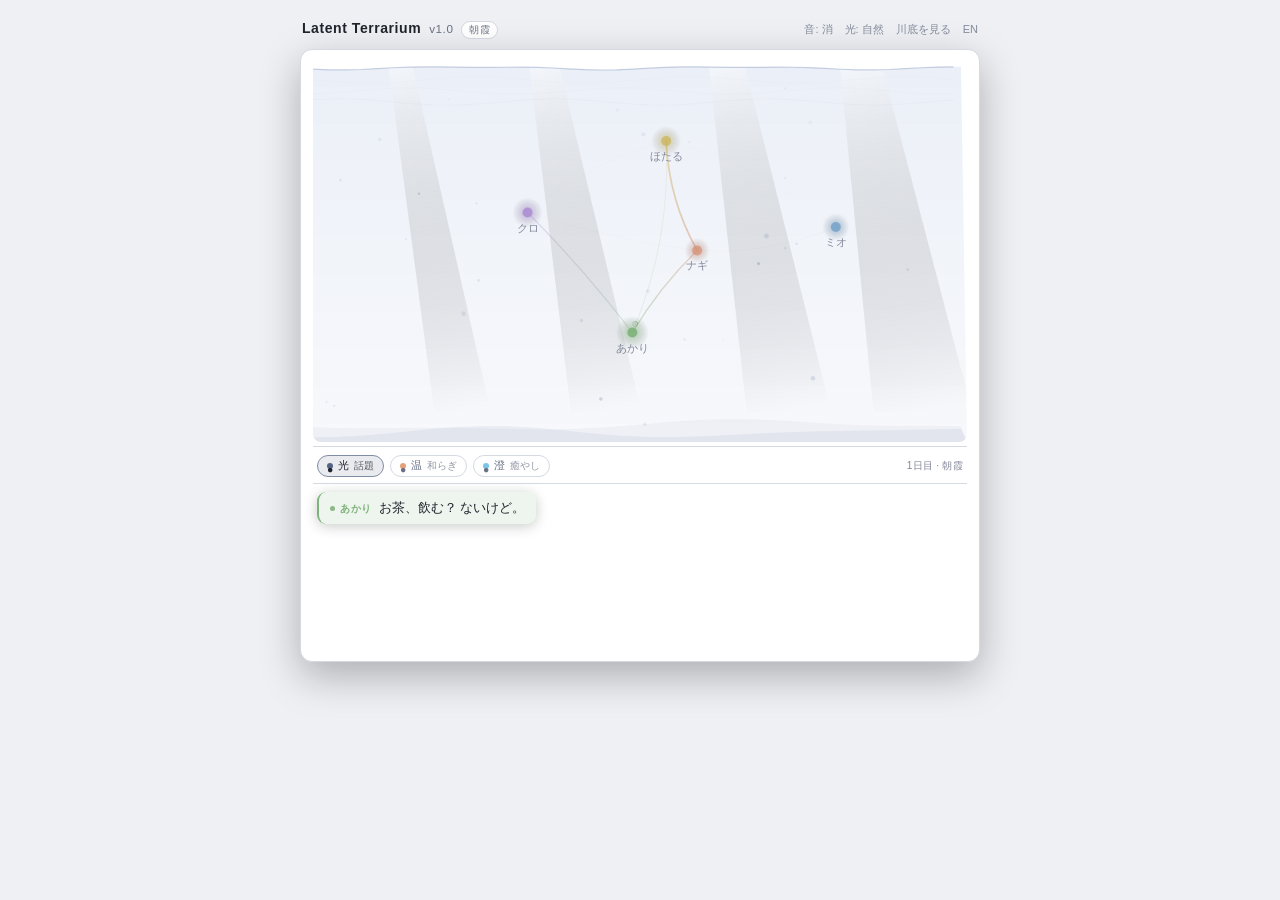
<file: index.html>
<!DOCTYPE html>
<!--
  Latent Terrarium v1.0
  Copyright (c) 2026 Project GHOST-EDGE / Latent Terrarium Contributors
  Licensed under the MIT License:
  コードの閲覧・改変・再配布は自由です（著作権表示と本許諾表示を残してください）。
  無保証（AS IS）で提供されます。外部通信・生成AI APIは一切使用しません。
-->
<html lang="ja">
<head>
<meta charset="UTF-8">
<meta name="viewport" content="width=device-width, initial-scale=1, viewport-fit=cover">
<meta name="theme-color" content="#101114">
<meta name="apple-mobile-web-app-capable" content="yes">
<meta name="mobile-web-app-capable" content="yes">
<meta name="apple-mobile-web-app-status-bar-style" content="black-translucent">
<meta name="apple-mobile-web-app-title" content="Terrarium">
<meta name="description" content="外部通信や生成AIを一切使わず、ブラウザの中だけで5人の関係性がゆっくり沈殿していく、小さな言葉のアクアリウム。">
<meta property="og:title" content="Latent Terrarium">
<meta property="og:description" content="外部通信・生成AIなし。ブラウザの中だけで5人の関係性がゆっくり沈殿していく、小さな「言葉のアクアリウム」。">
<meta property="og:type" content="website">
<meta property="og:url" content="https://33kasp33-cpu.github.io/latent-terrarium/">
<meta property="og:image" content="https://33kasp33-cpu.github.io/latent-terrarium/ogp.png">
<meta property="og:image:width" content="1200">
<meta property="og:image:height" content="630">
<meta name="twitter:card" content="summary_large_image">
<meta name="twitter:title" content="Latent Terrarium">
<meta name="twitter:description" content="5人の関係性がゆっくり沈殿していく、小さな「言葉のアクアリウム」（外部通信・AIなし／ブラウザ完結）。">
<meta name="twitter:image" content="https://33kasp33-cpu.github.io/latent-terrarium/ogp.png">
<link rel="manifest" href="./manifest.json">
<link rel="icon" href="./icon.svg" type="image/svg+xml">
<link rel="alternate" hreflang="ja" href="https://33kasp33-cpu.github.io/latent-terrarium/">
<link rel="alternate" hreflang="en" href="https://33kasp33-cpu.github.io/latent-terrarium/en/">
<link rel="stylesheet" href="./terrarium.css">
<title>Latent Terrarium v1.0</title>
</head>
<body>
<main>
  <header>
    <div class="title-wrap">
      <h1>Latent Terrarium<small>v1.0</small></h1>
      <span class="lit-badge" id="litBadge" title="現在の水中の光">宵闇</span>
    </div>
    <div class="links">
      <span id="bSnd" role="button" tabindex="0" title="水音と共鳴音の切り替え">音: 消</span>
      <span id="bLit" role="button" tabindex="0" title="照明モードの切り替え">光: 自然</span>
      <span id="bX" role="button" tabindex="0">川底を見る</span>
      <a href="./en/" title="English version">EN</a>
    </div>
  </header>
  <div class="inapp-note hidden" id="inappNote">
    <span>アプリ内ブラウザでは記録が消えやすいため、長く育てる場合は「Safari / Chromeで開く」がおすすめです（川底から記録の書き出し・引き継ぎもできます）</span>
    <button type="button" id="bInappClose" aria-label="閉じる">×</button>
  </div>
  <div class="terrarium">
    <canvas id="cv" title="水面に触れると、小さな粒が落ちてしばらく漂います（長押しで温かな粒）"></canvas>
    <div class="drop-bar" id="dropBar">
      <div class="drop-pills" role="group" aria-label="雫の種類">
        <button type="button" class="pill active" data-drop="topic" id="dTopic" title="話題の粒を落とす"><i>●</i>光 <span>話題</span></button>
        <button type="button" class="pill" data-drop="warm" id="dWarm" title="和らぎの粒を落とす（長押しでも可）"><i>●</i>温 <span>和らぎ</span></button>
        <button type="button" class="pill" data-drop="clear" id="dClear" title="癒やしの粒を落とす"><i>●</i>澄 <span>癒やし</span></button>
      </div>
      <div class="tank-status" id="tankStatus">1日目 · 静か</div>
    </div>
    <div class="feed" id="feed"></div>
  </div>
  <div class="xray hidden" id="xray">
    <div id="rows"></div>
    <div class="grid" id="grid"></div>
    <div id="mems"></div>
    <div id="echoes"></div>
    <div id="meta"></div>
    <div class="tools">
      <button id="bExp" class="hidden">記録を書き出す</button>
      <button id="bImp">記録を読み込む</button>
      <button id="bRst" class="warn">水を入れ替える</button>
      <button id="bD1" class="hidden">+3時間</button>
      <button id="bD2" class="hidden">+1日</button>
      <input type="file" id="fImp" accept="application/json,.json,.txt" class="hidden">
    </div>
  </div>
</main>
<script src="./lang-ja.js"></script>
<script src="./terrarium.js"></script>
</body>
</html>
</file>
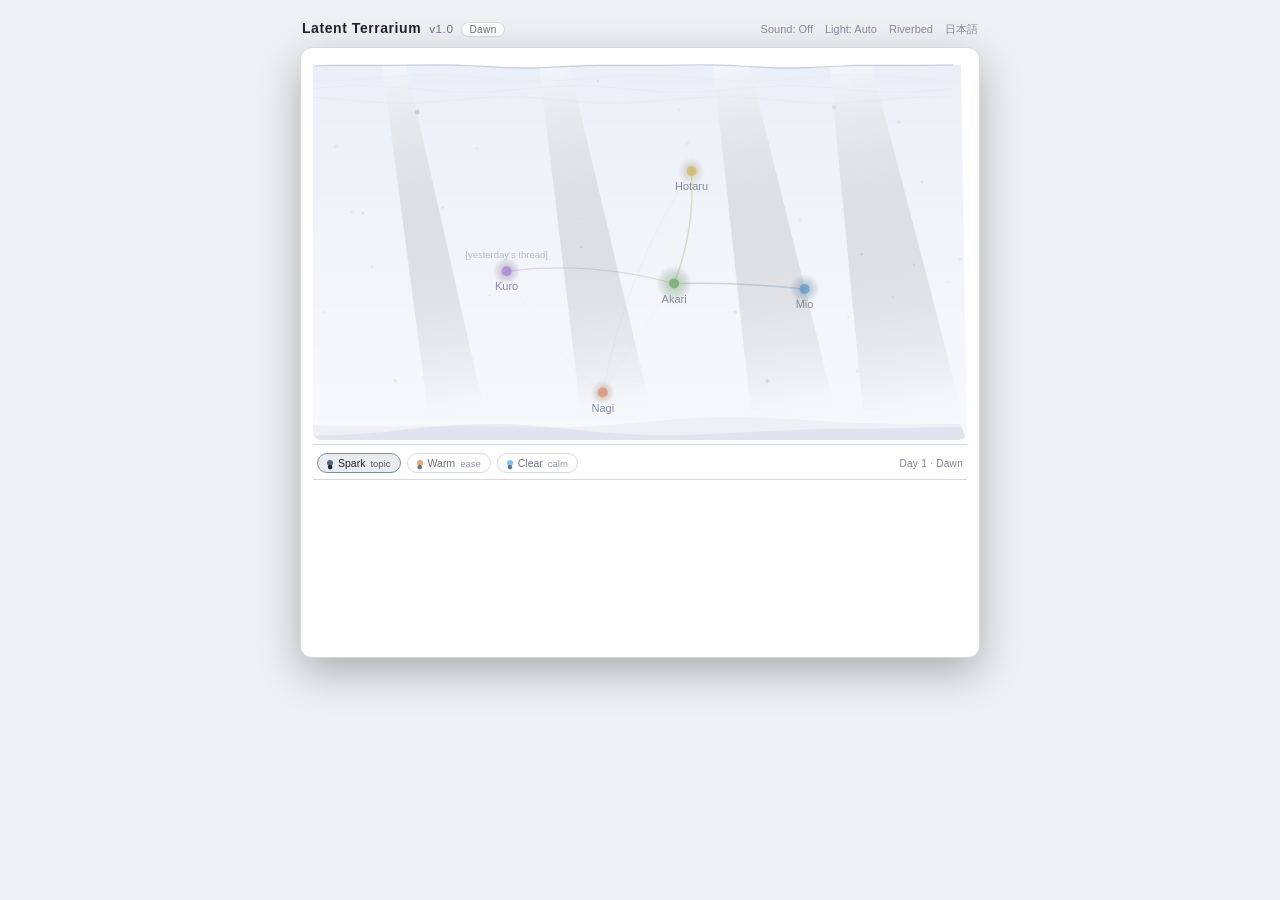
<file: en/index.html>
<!DOCTYPE html>
<!--
  Latent Terrarium v1.0 (English Edition)
  Copyright (c) 2026 Project GHOST-EDGE / Latent Terrarium Contributors
  Licensed under the MIT License.
  Zero external telemetry or generative AI APIs are used; everything runs locally in your browser.
-->
<html lang="en">
<head>
<meta charset="UTF-8">
<meta name="viewport" content="width=device-width, initial-scale=1, viewport-fit=cover">
<meta name="theme-color" content="#101114">
<meta name="apple-mobile-web-app-capable" content="yes">
<meta name="mobile-web-app-capable" content="yes">
<meta name="apple-mobile-web-app-status-bar-style" content="black-translucent">
<meta name="apple-mobile-web-app-title" content="Terrarium">
<meta name="description" content="No external servers. No generative AI. A quiet pocket aquarium where five lives drift and settle their relationships inside your browser.">
<meta property="og:title" content="Latent Terrarium">
<meta property="og:description" content="No external servers, no generative AI. A tiny pocket aquarium where five lives drift and slowly settle inside your browser.">
<meta property="og:type" content="website">
<meta property="og:url" content="https://33kasp33-cpu.github.io/latent-terrarium/en/">
<meta property="og:image" content="https://33kasp33-cpu.github.io/latent-terrarium/en/ogp.png">
<meta property="og:image:width" content="1200">
<meta property="og:image:height" content="630">
<meta name="twitter:card" content="summary_large_image">
<meta name="twitter:title" content="Latent Terrarium">
<meta name="twitter:description" content="A quiet pocket aquarium where five lives drift and settle inside your browser (no external AI, 100% local).">
<meta name="twitter:image" content="https://33kasp33-cpu.github.io/latent-terrarium/en/ogp.png">
<link rel="manifest" href="./manifest.json">
<link rel="icon" href="../icon.svg" type="image/svg+xml">
<link rel="alternate" hreflang="ja" href="https://33kasp33-cpu.github.io/latent-terrarium/">
<link rel="alternate" hreflang="en" href="https://33kasp33-cpu.github.io/latent-terrarium/en/">
<link rel="stylesheet" href="../terrarium.css">
<title>Latent Terrarium v1.0</title>
</head>
<body>
<main>
  <header>
    <div class="title-wrap">
      <h1>Latent Terrarium<small>v1.0</small></h1>
      <span class="lit-badge" id="litBadge" title="Current underwater light">Night</span>
    </div>
    <div class="links">
      <span id="bSnd" role="button" tabindex="0" title="Toggle water ambience &amp; chimes">Sound: Off</span>
      <span id="bLit" role="button" tabindex="0" title="Cycle underwater lighting">Light: Auto</span>
      <span id="bX" role="button" tabindex="0">Riverbed</span>
      <a href="../" title="Japanese version">日本語</a>
    </div>
  </header>
  <div class="inapp-note hidden" id="inappNote">
    <span>In-app browsers may clear local storage. To keep your terrarium long-term, choose "Open in Safari / Chrome" (you can also export &amp; transfer saves under Riverbed).</span>
    <button type="button" id="bInappClose" aria-label="Close">×</button>
  </div>
  <div class="terrarium">
    <canvas id="cv" title="Touch the water to drop a luminous mote (press &amp; hold for a warm mote)"></canvas>
    <div class="drop-bar" id="dropBar">
      <div class="drop-pills" role="group" aria-label="Drop types">
        <button type="button" class="pill active" data-drop="topic" id="dTopic" title="Drop a topic mote to stir conversation"><i>●</i>Spark <span>topic</span></button>
        <button type="button" class="pill" data-drop="warm" id="dWarm" title="Drop a warm mote to gently ease tension (or press &amp; hold)"><i>●</i>Warm <span>ease</span></button>
        <button type="button" class="pill" data-drop="clear" id="dClear" title="Drop a clear mote to soothe fatigue"><i>●</i>Clear <span>calm</span></button>
      </div>
      <div class="tank-status" id="tankStatus">Day 1 · Night</div>
    </div>
    <div class="feed" id="feed"></div>
  </div>
  <div class="xray hidden" id="xray">
    <div id="rows"></div>
    <div class="grid" id="grid"></div>
    <div id="mems"></div>
    <div id="echoes"></div>
    <div id="meta"></div>
    <div class="tools">
      <button id="bExp" class="hidden">Export Save</button>
      <button id="bImp">Import Save</button>
      <button id="bRst" class="warn">Drain &amp; Renew Water</button>
      <button id="bD1" class="hidden">+3 Hours</button>
      <button id="bD2" class="hidden">+1 Day</button>
      <input type="file" id="fImp" accept="application/json,.json,.txt" class="hidden">
    </div>
  </div>
</main>
<script src="../lang-en.js"></script>
<script src="../terrarium.js"></script>
</body>
</html>
</file>
<file: terrarium.css>
:root{--bg:#101114;--panel:#181a20;--text:#dce0e8;--sub:#8089a0;--edge:#282c37;--btn:#20232b;--glass:rgba(255,255,255,.055);box-sizing:border-box;padding-top:env(safe-area-inset-top,0px);padding-bottom:env(safe-area-inset-bottom,0px);color-scheme:dark}
@media (prefers-color-scheme:light){:root:not([data-theme="dark"]){--bg:#eef0f4;--panel:#fff;--text:#20242c;--sub:#6a7185;--edge:#d5d9e2;--btn:#e6e9f0;--glass:rgba(255,255,255,.7);color-scheme:light}}
html,body{margin:0}
body{background:var(--bg);color:var(--text);font-family:-apple-system,BlinkMacSystemFont,"Segoe UI",Roboto,"Hiragino Sans",sans-serif;padding:16px;display:flex;flex-direction:column;align-items:center;user-select:none;transition:background-color .6s ease,color .4s ease}
main{width:min(100%,680px)}
header{display:flex;justify-content:space-between;align-items:baseline;flex-wrap:wrap;gap:8px;margin:4px 2px 10px}
.title-wrap{display:flex;align-items:baseline;gap:8px}
h1{font-size:14px;font-weight:600;margin:0;letter-spacing:.04em}
h1 small{color:var(--sub);font-weight:400;margin-left:8px}
.lit-badge{font-size:10px;color:var(--sub);border:1px solid var(--edge);background:var(--panel);padding:1px 7px;border-radius:999px;letter-spacing:.04em}
.links{display:flex;gap:12px;font-size:11px;color:var(--sub);flex-wrap:wrap;align-items:baseline}
.links span,.links a{color:inherit;text-decoration:none;cursor:pointer;opacity:.78;transition:opacity .2s,color .2s}
.links span:hover,.links span:focus-visible,.links a:hover,.links a:focus-visible{opacity:1;text-decoration:underline;outline:none}
.links span.on{color:var(--text);opacity:1}
.terrarium{position:relative;background:var(--panel);border:1px solid var(--edge);border-radius:12px;padding:12px;box-shadow:0 14px 40px rgba(0,0,0,.28),inset 0 1px 0 var(--glass);overflow:hidden;transition:background-color .6s ease,border-color .5s ease,box-shadow .6s ease}
canvas{display:block;width:100%;height:380px;cursor:crosshair;touch-action:manipulation;border-radius:8px}
@media (max-width:520px){canvas{height:330px}}
.drop-bar{display:flex;justify-content:space-between;align-items:center;flex-wrap:wrap;gap:6px;padding:8px 4px 6px;border-top:1px solid var(--edge);margin-top:4px}
.drop-pills{display:flex;gap:6px;flex-wrap:wrap}
.pill{display:inline-flex;align-items:center;gap:5px;background:transparent;color:var(--sub);border:1px solid var(--edge);border-radius:999px;padding:3px 9px;font-size:10.5px;cursor:pointer;transition:background-color .25s,border-color .25s,color .25s,transform .15s}
.pill:hover{color:var(--text);border-color:color-mix(in srgb,var(--sub) 55%,var(--edge))}
.pill:active{transform:scale(.96)}
.pill i{display:inline-block;width:6px;height:6px;border-radius:50%;font-style:normal;background:var(--dc)}
.pill span{opacity:.72;font-size:9.5px}
.pill[data-drop="topic"]{--dc:#dce0e8}
.pill[data-drop="warm"]{--dc:#e5a27a}
.pill[data-drop="clear"]{--dc:#7bc6e8}
@media (prefers-color-scheme:light){.pill[data-drop="topic"]{--dc:#546482}}
.pill.active{color:var(--text);border-color:color-mix(in srgb,var(--dc) 65%,var(--edge));background:color-mix(in srgb,var(--dc) 13%,transparent)}
.tank-status{font-size:10px;color:var(--sub);letter-spacing:.03em;opacity:.85}
.feed{min-height:155px;display:flex;flex-direction:column;gap:6px;padding:8px 4px 2px;border-top:1px solid var(--edge);transition:opacity .6s}
.b{font-size:13px;line-height:1.55;padding:6px 11px;border-radius:9px;max-width:84%;align-self:flex-start;border-left:2px solid var(--c);background:rgba(128,137,160,.11);background:color-mix(in srgb,var(--c) 13%,transparent);opacity:0;transform:translateY(6px) scale(.985);transition:opacity .5s cubic-bezier(.2,.8,.2,1),transform .5s cubic-bezier(.2,.8,.2,1),box-shadow .5s}
.b.r{align-self:flex-end;border-left:0;border-right:2px solid var(--c);text-align:right}
.b.show{opacity:1;transform:none}
.b.latest{box-shadow:0 3px 14px rgba(0,0,0,.16),0 0 12px color-mix(in srgb,var(--c) 14%,transparent)}
.b b{font-size:10px;color:var(--c);margin-right:7px;letter-spacing:.05em}
.b b::before{content:'';display:inline-block;width:5px;height:5px;border-radius:50%;background:var(--c);margin-right:5px;vertical-align:1.5px;opacity:.9}
.b.r b{margin:0 0 0 7px;float:right}
.b .b2{display:block;clear:both;margin-top:2px;opacity:0;transition:opacity .7s}
.b .b2.show{opacity:1}
.epitaph{display:flex;flex-direction:column;align-items:center;justify-content:center;gap:10px;min-height:140px;text-align:center;color:var(--sub);font-size:12px;opacity:0;transition:opacity .8s}
.epitaph.show{opacity:1}
.epitaph-btns{display:flex;flex-wrap:wrap;justify-content:center;gap:8px}
.epitaph-btns button{background:var(--btn);color:var(--text);border:1px solid var(--edge);padding:6px 12px;border-radius:6px;font-size:11px;cursor:pointer;transition:filter .2s}
.epitaph-btns button:hover{filter:brightness(1.15)}
.xray{margin-top:10px;padding:12px;border:1px dashed var(--edge);border-radius:8px;font:11px/1.6 monospace;color:var(--sub);background:color-mix(in srgb,var(--panel) 65%,transparent)}
.inapp-note{display:flex;align-items:center;justify-content:space-between;gap:8px;margin-bottom:8px;padding:7px 10px;border-radius:8px;border:1px solid var(--edge);background:var(--panel);color:var(--sub);font-size:10.5px;line-height:1.5}
.inapp-note button{background:none;border:0;color:var(--sub);font-size:13px;line-height:1;padding:2px 5px;cursor:pointer;opacity:.75}
.inapp-note button:hover{opacity:1;color:var(--text)}
.hidden{display:none!important}
.row{display:grid;grid-template-columns:50px 1fr minmax(120px,168px);align-items:center;gap:8px}
.row i{font-style:normal;color:var(--c)}
.row span{text-align:right;white-space:nowrap;overflow:hidden;text-overflow:ellipsis}
.bar{height:3px;background:var(--edge);border-radius:2px;overflow:hidden}
.bar div{height:100%;background:var(--c);width:0;transition:width .25s ease}
.grid{display:grid;grid-template-columns:repeat(6,1fr);gap:2px;margin:10px 0 6px;text-align:center}
.grid span{padding:2px 0;border-radius:3px;font-size:10px;border:1px solid transparent}
.grid span.bound{border-color:rgba(212,140,112,.45)}
.grid span.rut{text-decoration:underline dotted}
#mems{margin:6px 0;white-space:pre-line}
#echoes{margin:8px 0 6px;padding-top:8px;border-top:1px dashed var(--edge)}
.echo-title{font-size:10px;opacity:.82;margin-bottom:4px}
.echo-item{font-size:10.5px;line-height:1.5;margin-bottom:4px;padding-left:7px;border-left:2px solid var(--edge)}
.echo-time{opacity:.6;margin-right:6px}
.echo-sp{font-weight:600;margin-right:4px}
.tools{display:flex;flex-wrap:wrap;gap:6px;margin-top:10px;padding-top:10px;border-top:1px dashed var(--edge)}
.tools button{background:var(--btn);color:var(--text);border:1px solid var(--edge);padding:5px 9px;border-radius:5px;font-size:10px;cursor:pointer}
.tools button:hover{filter:brightness(1.12)}
.tools button.warn{color:#d48c70}
@media (prefers-reduced-motion:reduce){.b,.b .b2,.epitaph,.feed,.bar div,.pill,body,.terrarium{transition:none}}
</file>
